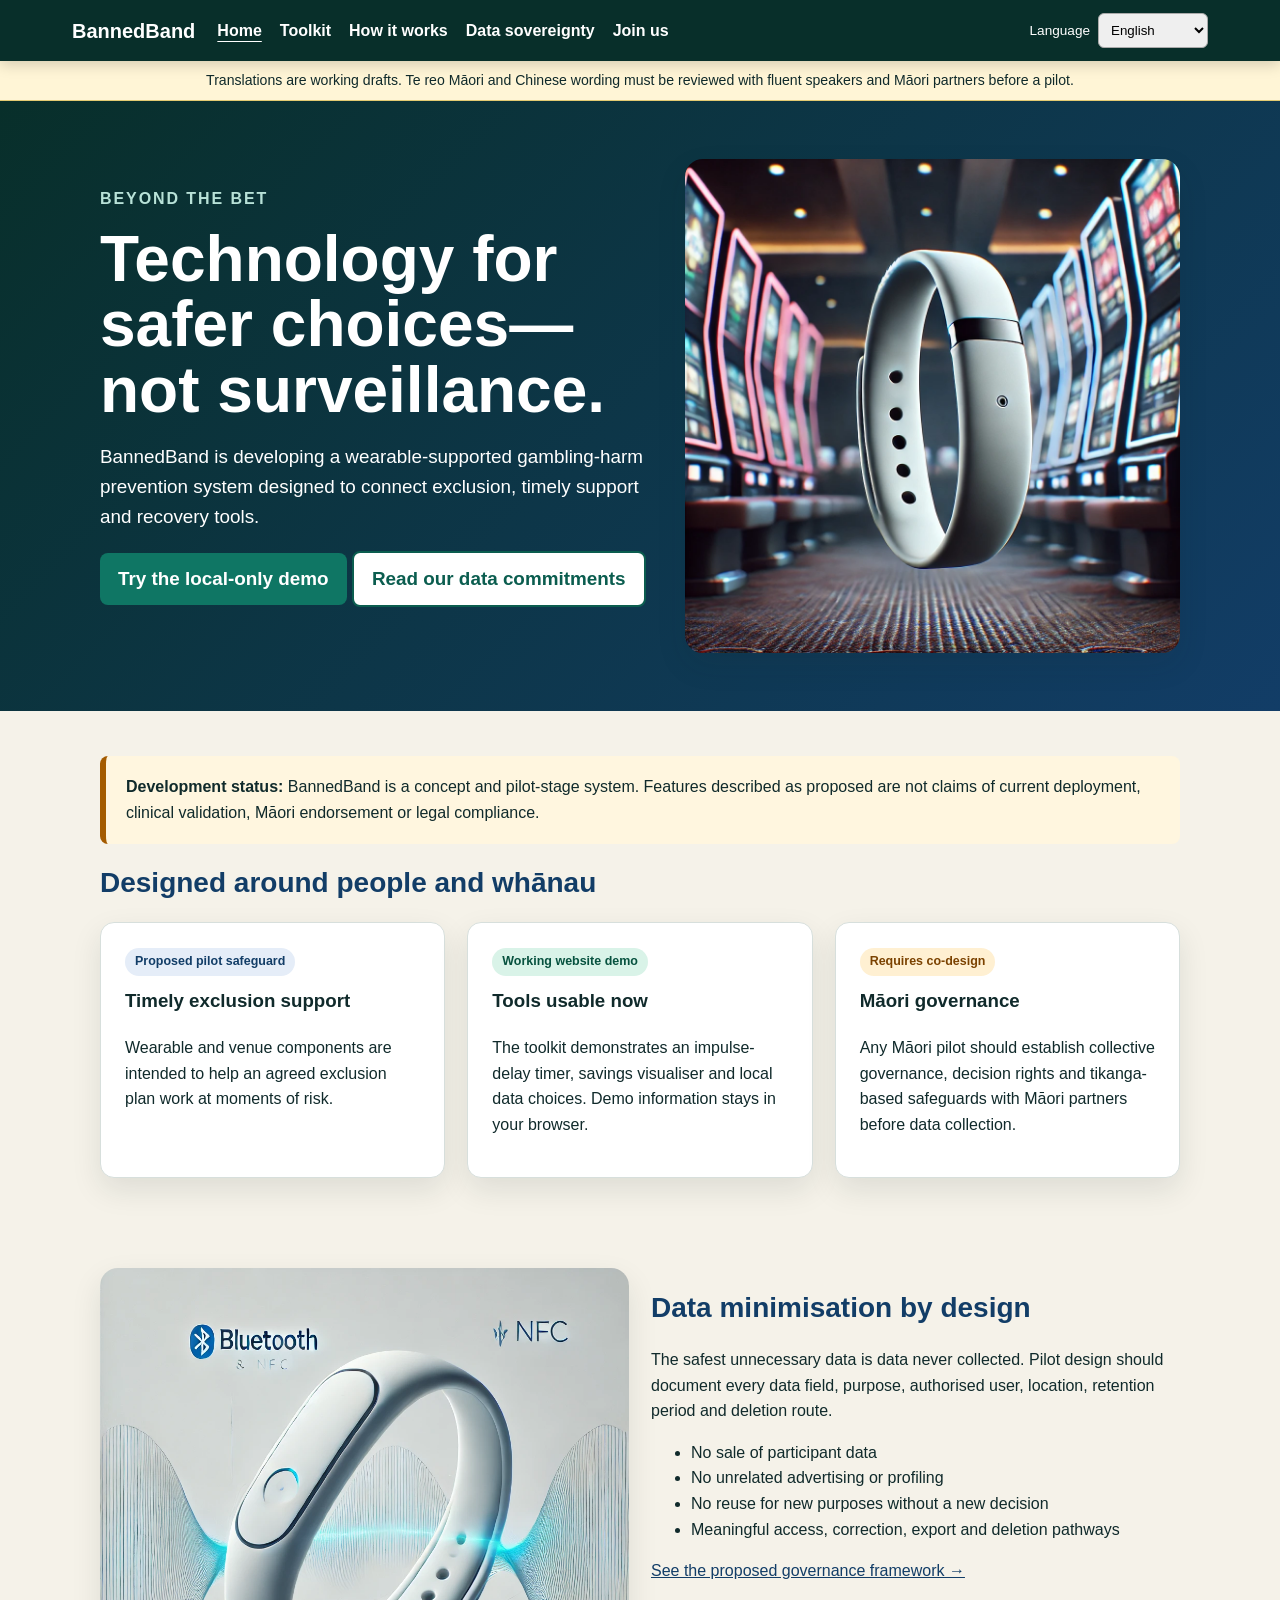
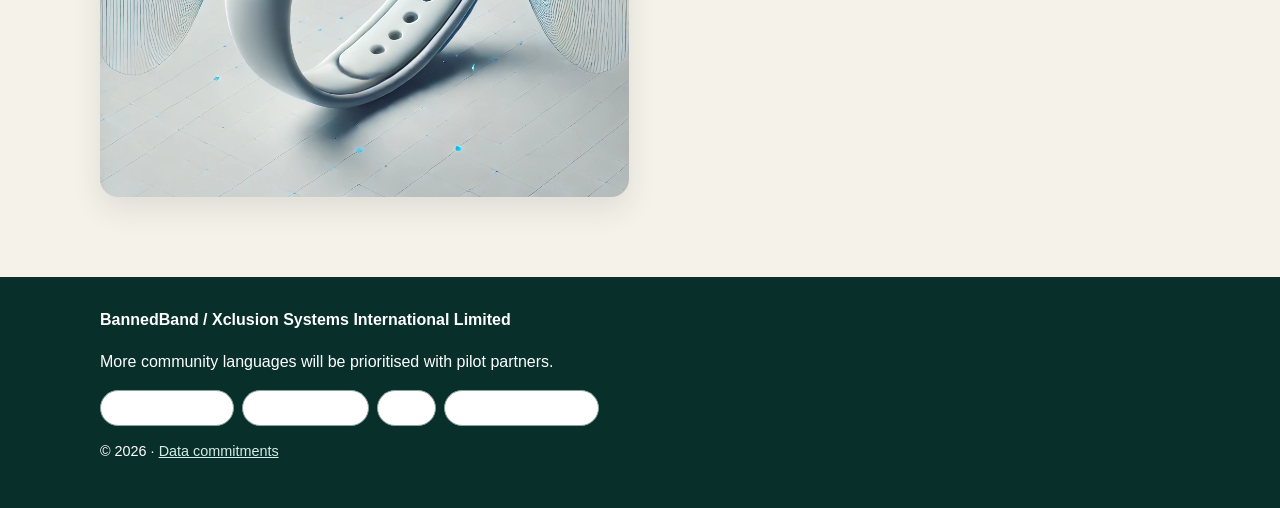
<file: index.html>
<!doctype html><html lang="en"><head><meta charset="utf-8"><meta name="viewport" content="width=device-width,initial-scale=1"><meta name="description" content="BannedBand is developing a wearable-supported gambling-harm prevention system with privacy and Māori data sovereignty built into pilot design."><title>BannedBand — Beyond the Bet</title><link rel="stylesheet" href="style.css"><script src="app.js" defer></script></head><body data-page="home"><main id="main"><section class="hero"><div class="hero-inner hero-grid"><div><div class="eyebrow">Beyond the Bet</div><h1>Technology for safer choices—not surveillance.</h1><p>BannedBand is developing a wearable-supported gambling-harm prevention system designed to connect exclusion, timely support and recovery tools.</p><p><a class="button" href="toolkit.html">Try the local-only demo</a> <a class="button ghost" href="sovereignty.html">Read our data commitments</a></p></div><img src="hero_bannedband.webp" alt="Concept image of the BannedBand wearable in a gaming environment"></div></section><section><div class="container"><div class="callout warning"><strong>Development status:</strong> BannedBand is a concept and pilot-stage system. Features described as proposed are not claims of current deployment, clinical validation, Māori endorsement or legal compliance.</div><h2>Designed around people and whānau</h2><div class="grid grid-3"><article class="card"><span class="status proposed">Proposed pilot safeguard</span><h3>Timely exclusion support</h3><p>Wearable and venue components are intended to help an agreed exclusion plan work at moments of risk.</p></article><article class="card"><span class="status live">Working website demo</span><h3>Tools usable now</h3><p>The toolkit demonstrates an impulse-delay timer, savings visualiser and local data choices. Demo information stays in your browser.</p></article><article class="card"><span class="status codesign">Requires co-design</span><h3>Māori governance</h3><p>Any Māori pilot should establish collective governance, decision rights and tikanga-based safeguards with Māori partners before data collection.</p></article></div></div></section><section><div class="container grid grid-2"><img class="feature-img" src="tech_bluetooth_nfc.webp" alt="Concept illustration of Bluetooth and NFC wearable technology"><div><h2>Data minimisation by design</h2><p>The safest unnecessary data is data never collected. Pilot design should document every data field, purpose, authorised user, location, retention period and deletion route.</p><ul><li>No sale of participant data</li><li>No unrelated advertising or profiling</li><li>No reuse for new purposes without a new decision</li><li>Meaningful access, correction, export and deletion pathways</li></ul><a href="sovereignty.html">See the proposed governance framework →</a></div></div></section></main></body></html>
</file>
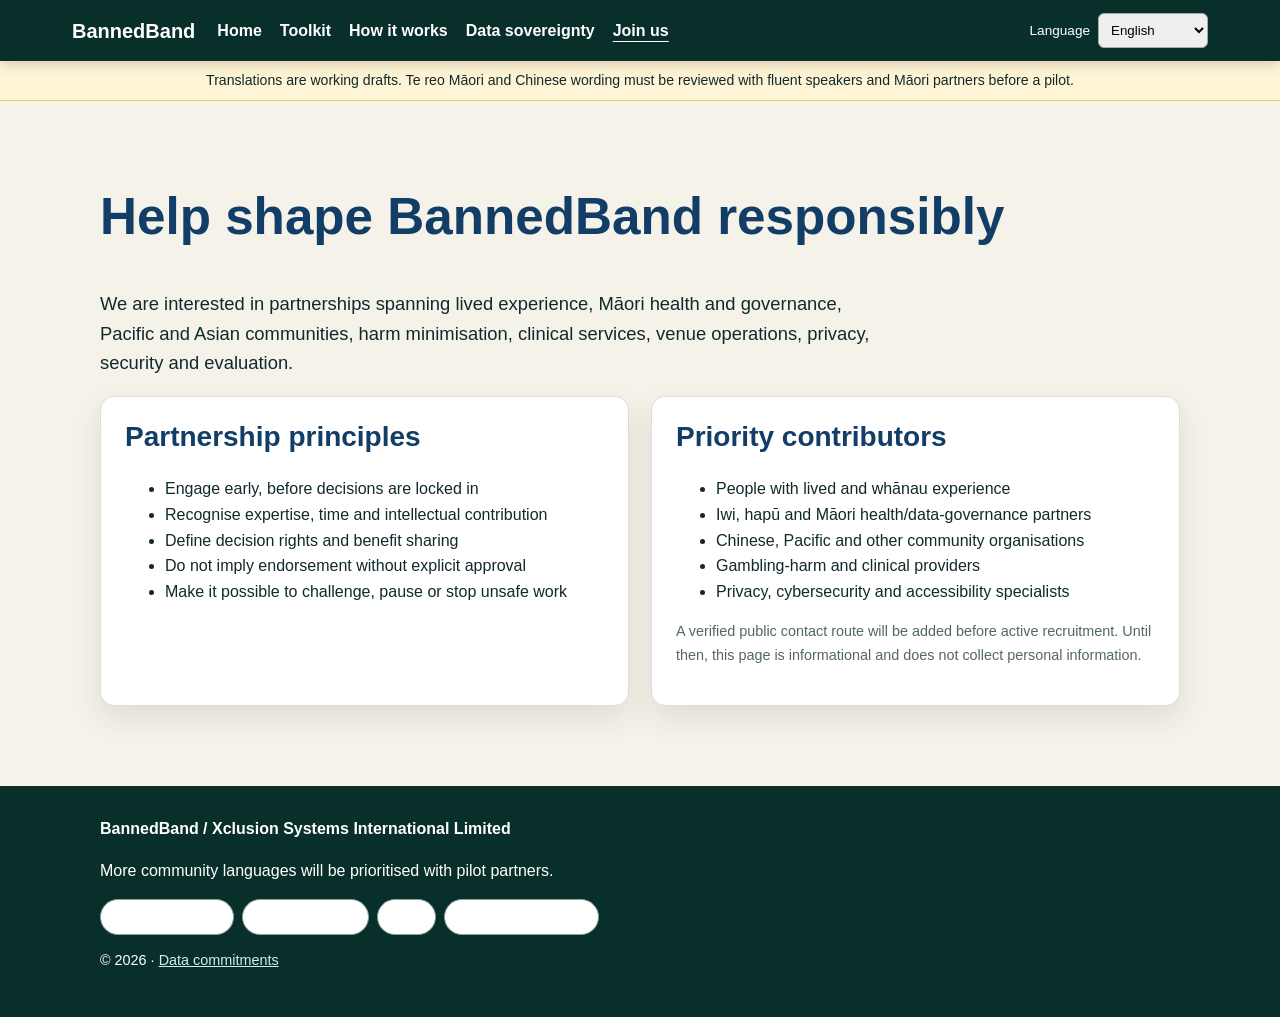
<file: join.html>
<!doctype html><html lang="en"><head><meta charset="utf-8"><meta name="viewport" content="width=device-width,initial-scale=1"><title>Join BannedBand</title><link rel="stylesheet" href="style.css"><script src="app.js" defer></script></head><body data-page="join"><main id="main"><section><div class="container"><h1>Help shape BannedBand responsibly</h1><p class="lead">We are interested in partnerships spanning lived experience, Māori health and governance, Pacific and Asian communities, harm minimisation, clinical services, venue operations, privacy, security and evaluation.</p><div class="grid grid-2"><article class="card"><h2>Partnership principles</h2><ul><li>Engage early, before decisions are locked in</li><li>Recognise expertise, time and intellectual contribution</li><li>Define decision rights and benefit sharing</li><li>Do not imply endorsement without explicit approval</li><li>Make it possible to challenge, pause or stop unsafe work</li></ul></article><article class="card"><h2>Priority contributors</h2><ul><li>People with lived and whānau experience</li><li>Iwi, hapū and Māori health/data-governance partners</li><li>Chinese, Pacific and other community organisations</li><li>Gambling-harm and clinical providers</li><li>Privacy, cybersecurity and accessibility specialists</li></ul><p class="small muted">A verified public contact route will be added before active recruitment. Until then, this page is informational and does not collect personal information.</p></article></div></div></section></main></body></html>
</file>
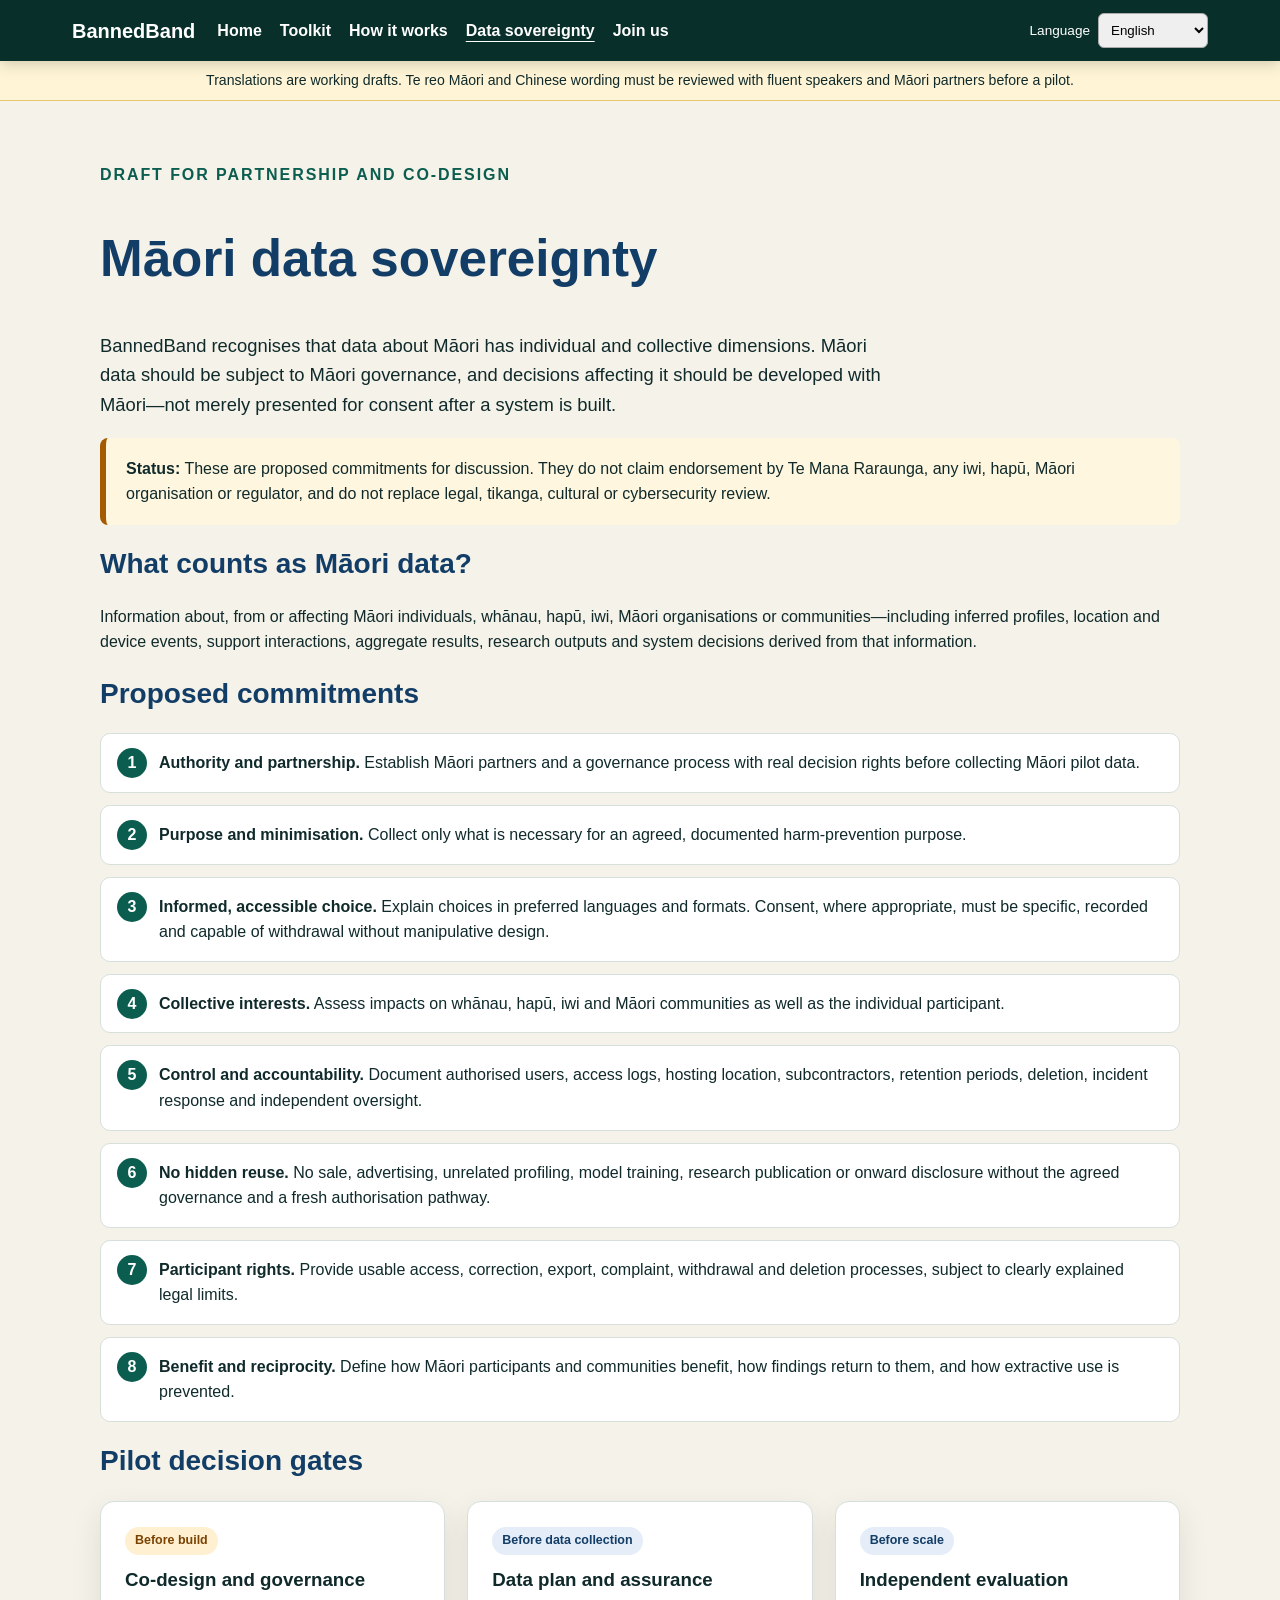
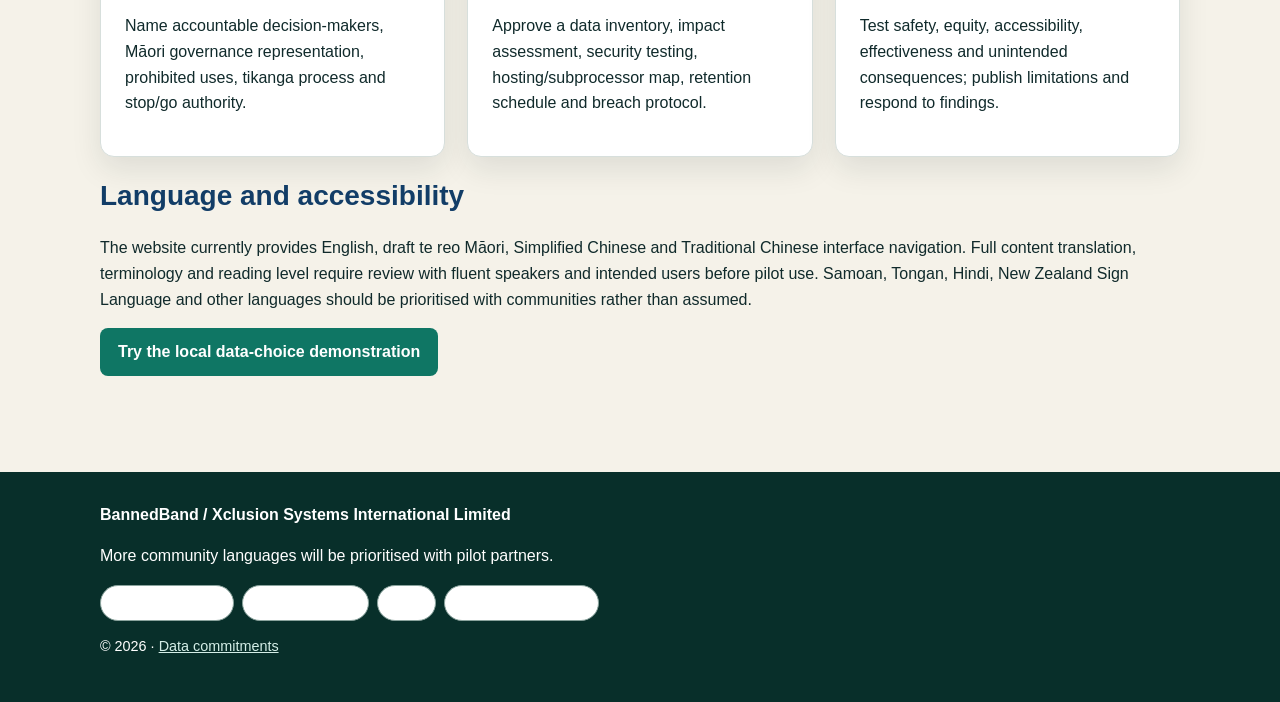
<file: sovereignty.html>
<!doctype html><html lang="en"><head><meta charset="utf-8"><meta name="viewport" content="width=device-width,initial-scale=1"><meta name="description" content="BannedBand's proposed Māori data-sovereignty and privacy commitments for co-design and pilot governance."><title>Māori Data Sovereignty — BannedBand</title><link rel="stylesheet" href="style.css"><script src="app.js" defer></script></head><body data-page="sovereignty"><main id="main"><section><div class="container"><p class="eyebrow" style="color:#0b5d4f">Draft for partnership and co-design</p><h1>Māori data sovereignty</h1><p class="lead">BannedBand recognises that data about Māori has individual and collective dimensions. Māori data should be subject to Māori governance, and decisions affecting it should be developed with Māori—not merely presented for consent after a system is built.</p><div class="callout warning"><strong>Status:</strong> These are proposed commitments for discussion. They do not claim endorsement by Te Mana Raraunga, any iwi, hapū, Māori organisation or regulator, and do not replace legal, tikanga, cultural or cybersecurity review.</div><h2>What counts as Māori data?</h2><p>Information about, from or affecting Māori individuals, whānau, hapū, iwi, Māori organisations or communities—including inferred profiles, location and device events, support interactions, aggregate results, research outputs and system decisions derived from that information.</p><h2>Proposed commitments</h2><ol class="principles"><li><strong>Authority and partnership.</strong> Establish Māori partners and a governance process with real decision rights before collecting Māori pilot data.</li><li><strong>Purpose and minimisation.</strong> Collect only what is necessary for an agreed, documented harm-prevention purpose.</li><li><strong>Informed, accessible choice.</strong> Explain choices in preferred languages and formats. Consent, where appropriate, must be specific, recorded and capable of withdrawal without manipulative design.</li><li><strong>Collective interests.</strong> Assess impacts on whānau, hapū, iwi and Māori communities as well as the individual participant.</li><li><strong>Control and accountability.</strong> Document authorised users, access logs, hosting location, subcontractors, retention periods, deletion, incident response and independent oversight.</li><li><strong>No hidden reuse.</strong> No sale, advertising, unrelated profiling, model training, research publication or onward disclosure without the agreed governance and a fresh authorisation pathway.</li><li><strong>Participant rights.</strong> Provide usable access, correction, export, complaint, withdrawal and deletion processes, subject to clearly explained legal limits.</li><li><strong>Benefit and reciprocity.</strong> Define how Māori participants and communities benefit, how findings return to them, and how extractive use is prevented.</li></ol><h2>Pilot decision gates</h2><div class="grid grid-3"><article class="card"><span class="status codesign">Before build</span><h3>Co-design and governance</h3><p>Name accountable decision-makers, Māori governance representation, prohibited uses, tikanga process and stop/go authority.</p></article><article class="card"><span class="status proposed">Before data collection</span><h3>Data plan and assurance</h3><p>Approve a data inventory, impact assessment, security testing, hosting/subprocessor map, retention schedule and breach protocol.</p></article><article class="card"><span class="status proposed">Before scale</span><h3>Independent evaluation</h3><p>Test safety, equity, accessibility, effectiveness and unintended consequences; publish limitations and respond to findings.</p></article></div><h2>Language and accessibility</h2><p>The website currently provides English, draft te reo Māori, Simplified Chinese and Traditional Chinese interface navigation. Full content translation, terminology and reading level require review with fluent speakers and intended users before pilot use. Samoan, Tongan, Hindi, New Zealand Sign Language and other languages should be prioritised with communities rather than assumed.</p><p><a class="button" href="toolkit.html#data-choices">Try the local data-choice demonstration</a></p></div></section></main></body></html>
</file>
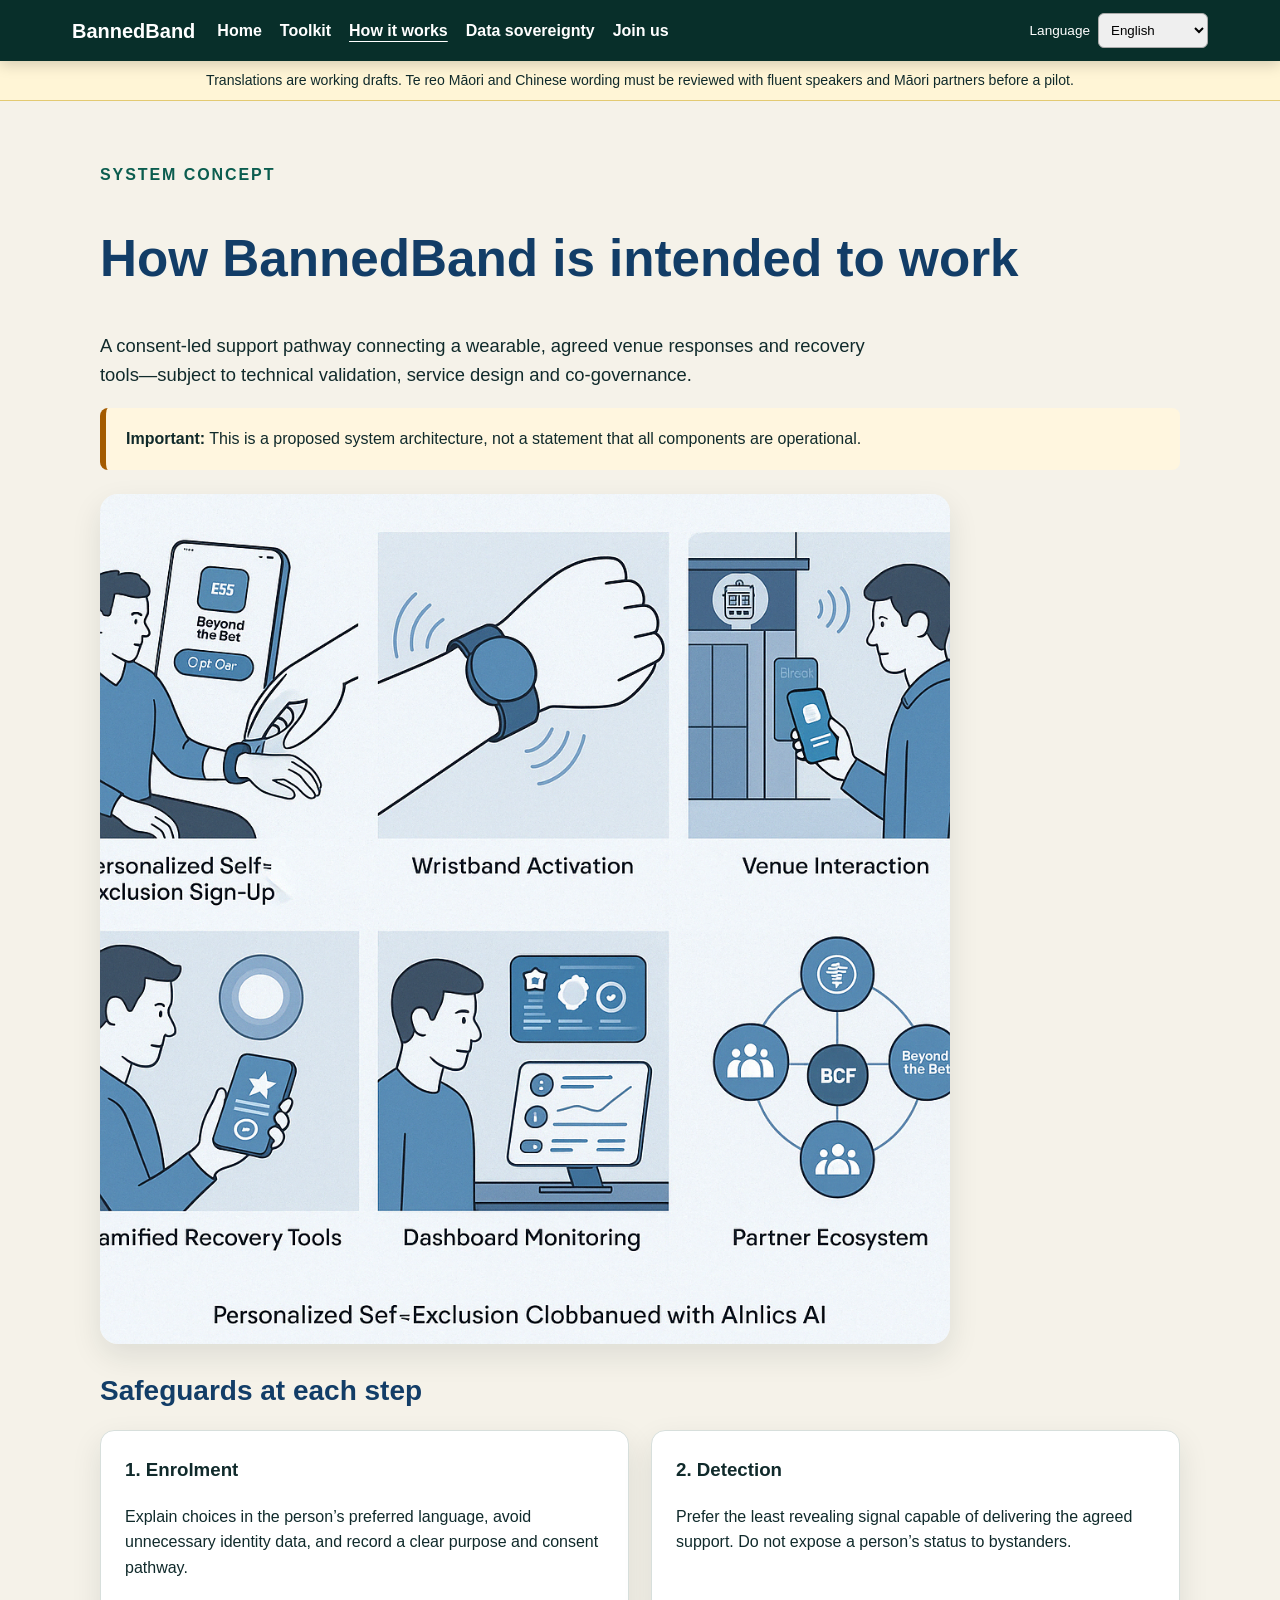
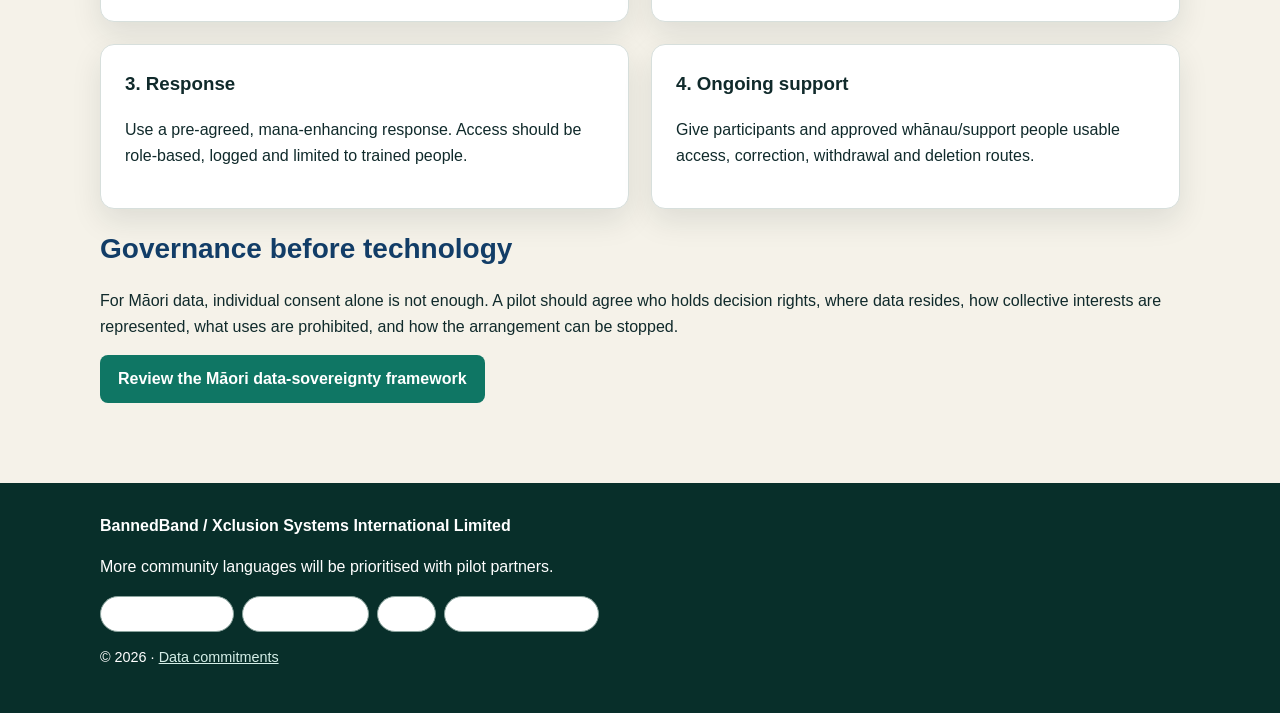
<file: system.html>
<!doctype html><html lang="en"><head><meta charset="utf-8"><meta name="viewport" content="width=device-width,initial-scale=1"><meta name="description" content="How the proposed BannedBand system works, including privacy and governance checkpoints."><title>How BannedBand Works</title><link rel="stylesheet" href="style.css"><script src="app.js" defer></script></head><body data-page="system"><main id="main"><section><div class="container"><p class="eyebrow" style="color:#0b5d4f">System concept</p><h1>How BannedBand is intended to work</h1><p class="lead">A consent-led support pathway connecting a wearable, agreed venue responses and recovery tools—subject to technical validation, service design and co-governance.</p><div class="callout warning"><strong>Important:</strong> This is a proposed system architecture, not a statement that all components are operational.</div><img class="feature-img" src="BannedBand System Explained.png" alt="Diagram explaining the proposed BannedBand system" style="margin-top:24px;max-width:850px"><h2>Safeguards at each step</h2><div class="grid grid-2"><article class="card"><h3>1. Enrolment</h3><p>Explain choices in the person’s preferred language, avoid unnecessary identity data, and record a clear purpose and consent pathway.</p></article><article class="card"><h3>2. Detection</h3><p>Prefer the least revealing signal capable of delivering the agreed support. Do not expose a person’s status to bystanders.</p></article><article class="card"><h3>3. Response</h3><p>Use a pre-agreed, mana-enhancing response. Access should be role-based, logged and limited to trained people.</p></article><article class="card"><h3>4. Ongoing support</h3><p>Give participants and approved whānau/support people usable access, correction, withdrawal and deletion routes.</p></article></div><h2>Governance before technology</h2><p>For Māori data, individual consent alone is not enough. A pilot should agree who holds decision rights, where data resides, how collective interests are represented, what uses are prohibited, and how the arrangement can be stopped.</p><a class="button" href="sovereignty.html">Review the Māori data-sovereignty framework</a></div></section></main></body></html>
</file>
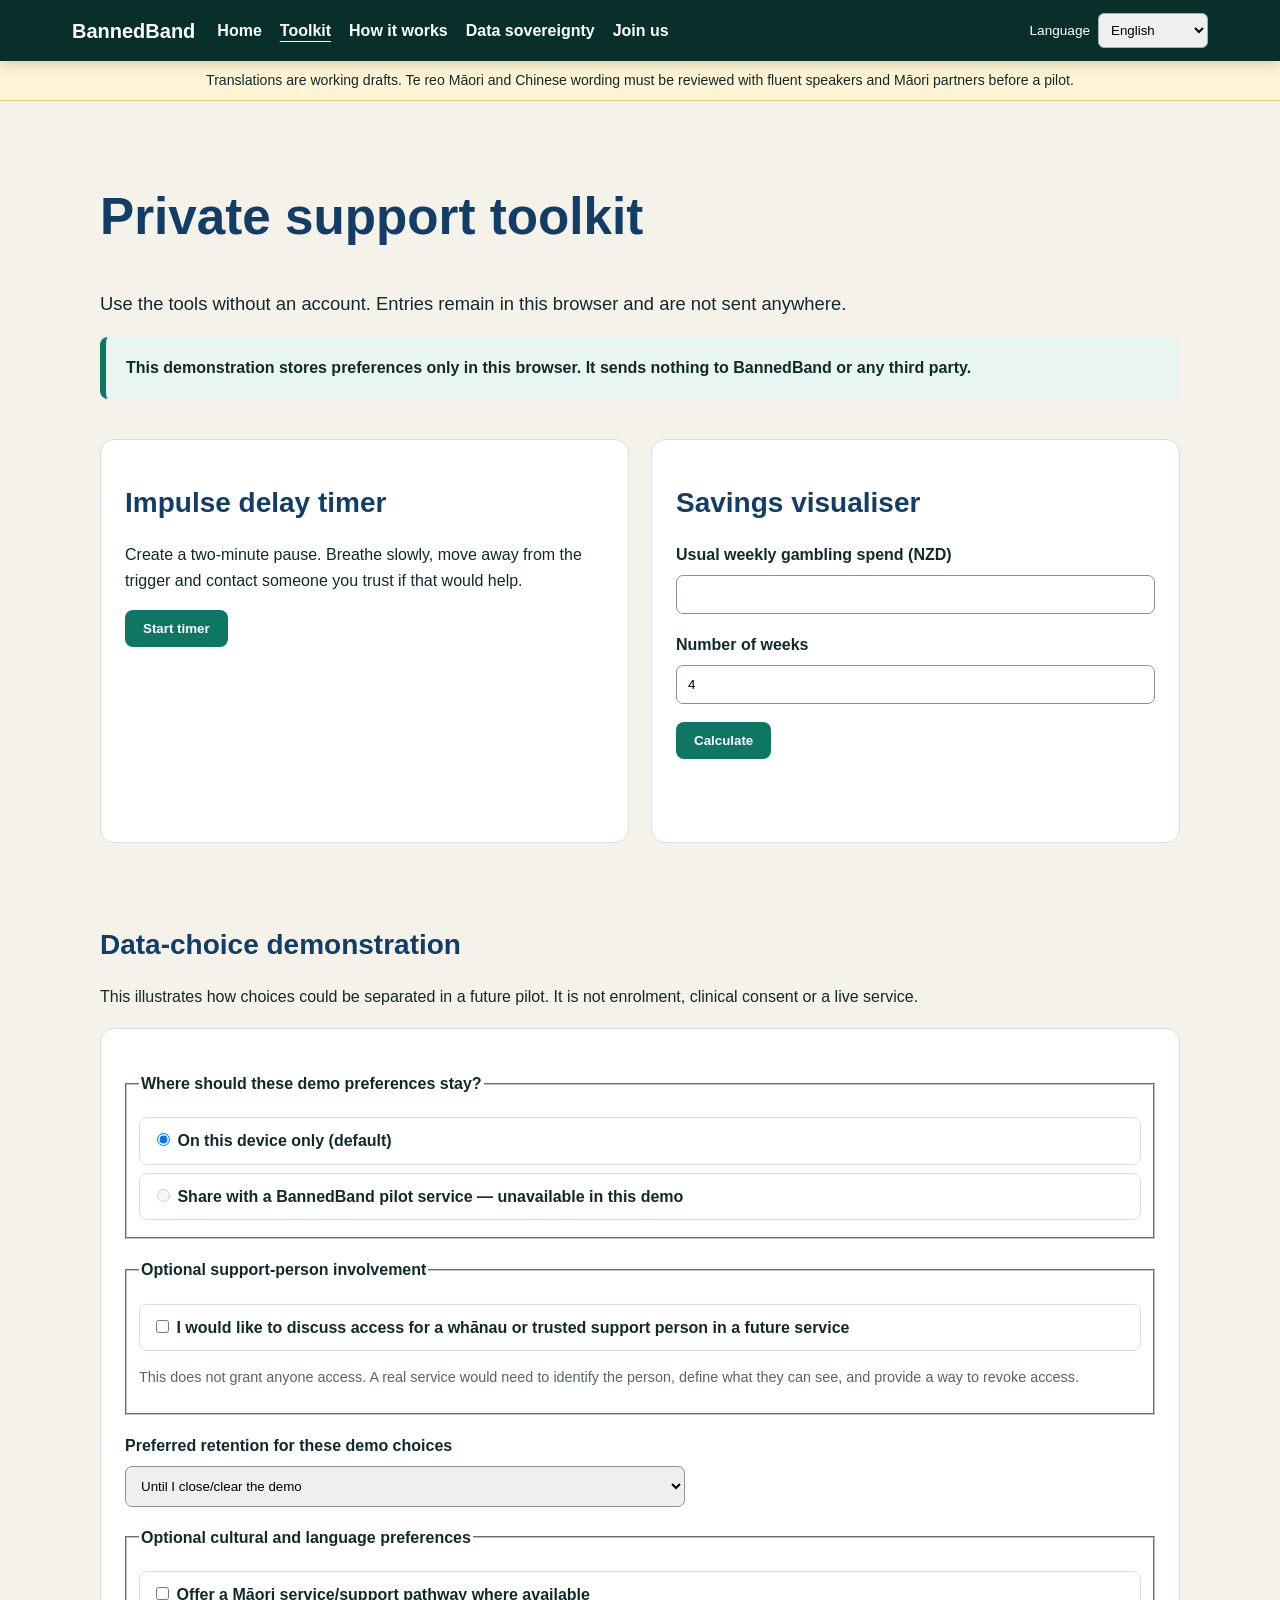
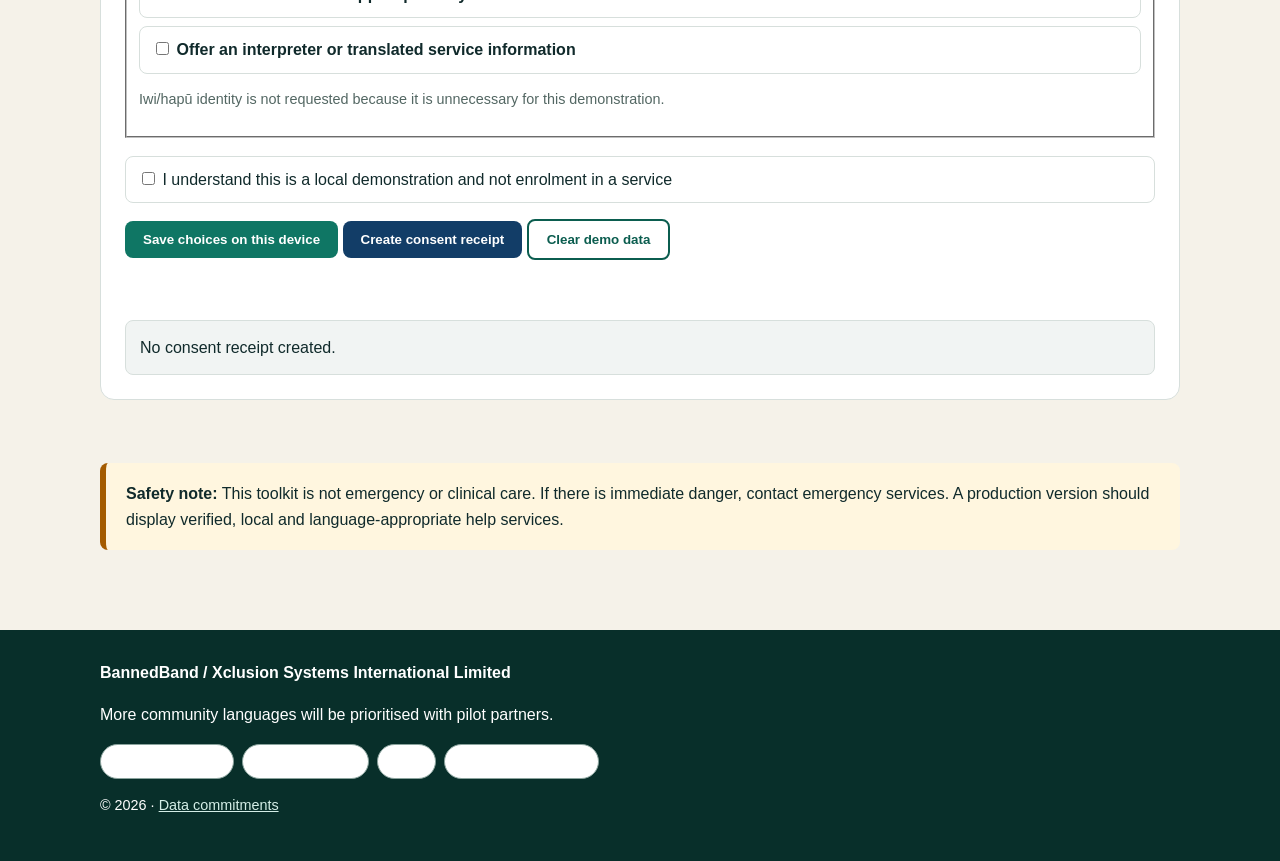
<file: toolkit.html>
<!doctype html><html lang="en"><head><meta charset="utf-8"><meta name="viewport" content="width=device-width,initial-scale=1"><meta name="description" content="Local-only BannedBand support and data-choice demonstrations."><title>Interactive Toolkit — BannedBand</title><link rel="stylesheet" href="style.css"><script src="app.js" defer></script></head><body data-page="tools"><main id="main"><section><div class="container"><h1>Private support toolkit</h1><p class="lead">Use the tools without an account. Entries remain in this browser and are not sent anywhere.</p><div class="callout"><strong data-t="localOnly"></strong></div><div class="grid grid-2" style="margin-top:22px"><article class="demo-panel"><h2>Impulse delay timer</h2><p>Create a two-minute pause. Breathe slowly, move away from the trigger and contact someone you trust if that would help.</p><button class="button" id="timerStart" data-t="start"></button><p id="timerDisplay" class="sr-status" role="timer" aria-live="polite"></p></article><article class="demo-panel"><h2>Savings visualiser</h2><div class="field"><label for="weeklySpend">Usual weekly gambling spend (NZD)</label><input id="weeklySpend" type="number" min="0" step="1" inputmode="decimal"></div><div class="field"><label for="weeks">Number of weeks</label><input id="weeks" type="number" min="1" step="1" value="4"></div><button class="button" id="calculate" data-t="calculate"></button><p id="savingsOutput" class="sr-status" aria-live="polite"></p></article></div><section id="data-choices" style="padding-left:0;padding-right:0"><h2>Data-choice demonstration</h2><p>This illustrates how choices could be separated in a future pilot. It is not enrolment, clinical consent or a live service.</p><form id="choices" class="demo-panel"><fieldset class="field"><legend>Where should these demo preferences stay?</legend><label class="choice"><input type="radio" name="storage" value="device" checked> On this device only (default)</label><label class="choice"><input type="radio" name="storage" value="pilot" disabled> Share with a BannedBand pilot service — unavailable in this demo</label></fieldset><fieldset class="field"><legend>Optional support-person involvement</legend><label class="choice"><input type="checkbox" id="support"> I would like to discuss access for a whānau or trusted support person in a future service</label><p class="small muted">This does not grant anyone access. A real service would need to identify the person, define what they can see, and provide a way to revoke access.</p></fieldset><div class="field"><label for="retention">Preferred retention for these demo choices</label><select id="retention"><option value="session">Until I close/clear the demo</option><option value="30">30 days (illustration only)</option><option value="90">90 days (illustration only)</option></select></div><fieldset class="field"><legend>Optional cultural and language preferences</legend><label class="choice"><input type="checkbox" id="maoriSupport"> Offer a Māori service/support pathway where available</label><label class="choice"><input type="checkbox" id="languageSupport"> Offer an interpreter or translated service information</label><p class="small muted">Iwi/hapū identity is not requested because it is unnecessary for this demonstration.</p></fieldset><label class="choice"><input type="checkbox" id="understand"> I understand this is a local demonstration and not enrolment in a service</label><p><button type="submit" class="button" data-t="save"></button> <button type="button" class="button secondary" id="receiptButton" data-t="receipt"></button> <button type="button" class="button ghost" id="clearButton" data-t="clear"></button></p><p id="choiceStatus" class="sr-status" aria-live="polite"></p><div id="receipt" class="receipt" aria-live="polite">No consent receipt created.</div></form></section><div class="callout warning"><strong>Safety note:</strong> This toolkit is not emergency or clinical care. If there is immediate danger, contact emergency services. A production version should display verified, local and language-appropriate help services.</div></div></section></main><script>
let timerId;
function langText(k){const l=window.BBi18n?.currentLang()||'en';return (window.BBi18n?.T[l]||window.BBi18n?.T.en)[k]}
document.addEventListener('DOMContentLoaded',()=>{const saved=JSON.parse(localStorage.getItem('bb-demo-choices')||'null');if(saved){support.checked=!!saved.support;retention.value=saved.retention||'session';maoriSupport.checked=!!saved.maoriSupport;languageSupport.checked=!!saved.languageSupport;understand.checked=!!saved.understand}
timerStart.addEventListener('click',()=>{clearInterval(timerId);let t=120;const show=()=>timerDisplay.textContent=`${Math.floor(t/60)}:${String(t%60).padStart(2,'0')}`;show();timerId=setInterval(()=>{t--;show();if(t<=0){clearInterval(timerId);timerDisplay.textContent='Pause complete — choose your next safe step.'}},1000)});
calculate.addEventListener('click',()=>{const a=Math.max(0,Number(weeklySpend.value)||0),w=Math.max(1,Number(weeks.value)||1);savingsOutput.textContent=`${w} ${langText('weeks')} NZ$${(a*w).toFixed(2)}.`});
choices.addEventListener('submit',e=>{e.preventDefault();if(!understand.checked){choiceStatus.textContent='Please confirm that you understand this is a demonstration.';understand.focus();return}const d=getChoices();localStorage.setItem('bb-demo-choices',JSON.stringify(d));choiceStatus.textContent=langText('saved')});
receiptButton.addEventListener('click',()=>{const d=getChoices();receipt.textContent=`DEMONSTRATION CHOICE RECEIPT\nCreated: ${new Date().toLocaleString()}\nStorage: this browser/device only\nSupport-person discussion requested: ${d.support?'yes':'no'}\nPreferred retention: ${d.retention}\nMāori support pathway requested: ${d.maoriSupport?'yes':'no'}\nLanguage support requested: ${d.languageSupport?'yes':'no'}\nData transmitted: no\nWithdrawal: use “Clear demo data” below.`});
clearButton.addEventListener('click',()=>{localStorage.removeItem('bb-demo-choices');choices.reset();receipt.textContent='No consent receipt created.';choiceStatus.textContent=langText('cleared')})});
function getChoices(){return{storage:'device',support:support.checked,retention:retention.value,maoriSupport:maoriSupport.checked,languageSupport:languageSupport.checked,understand:understand.checked}}
</script></body></html>
</file>
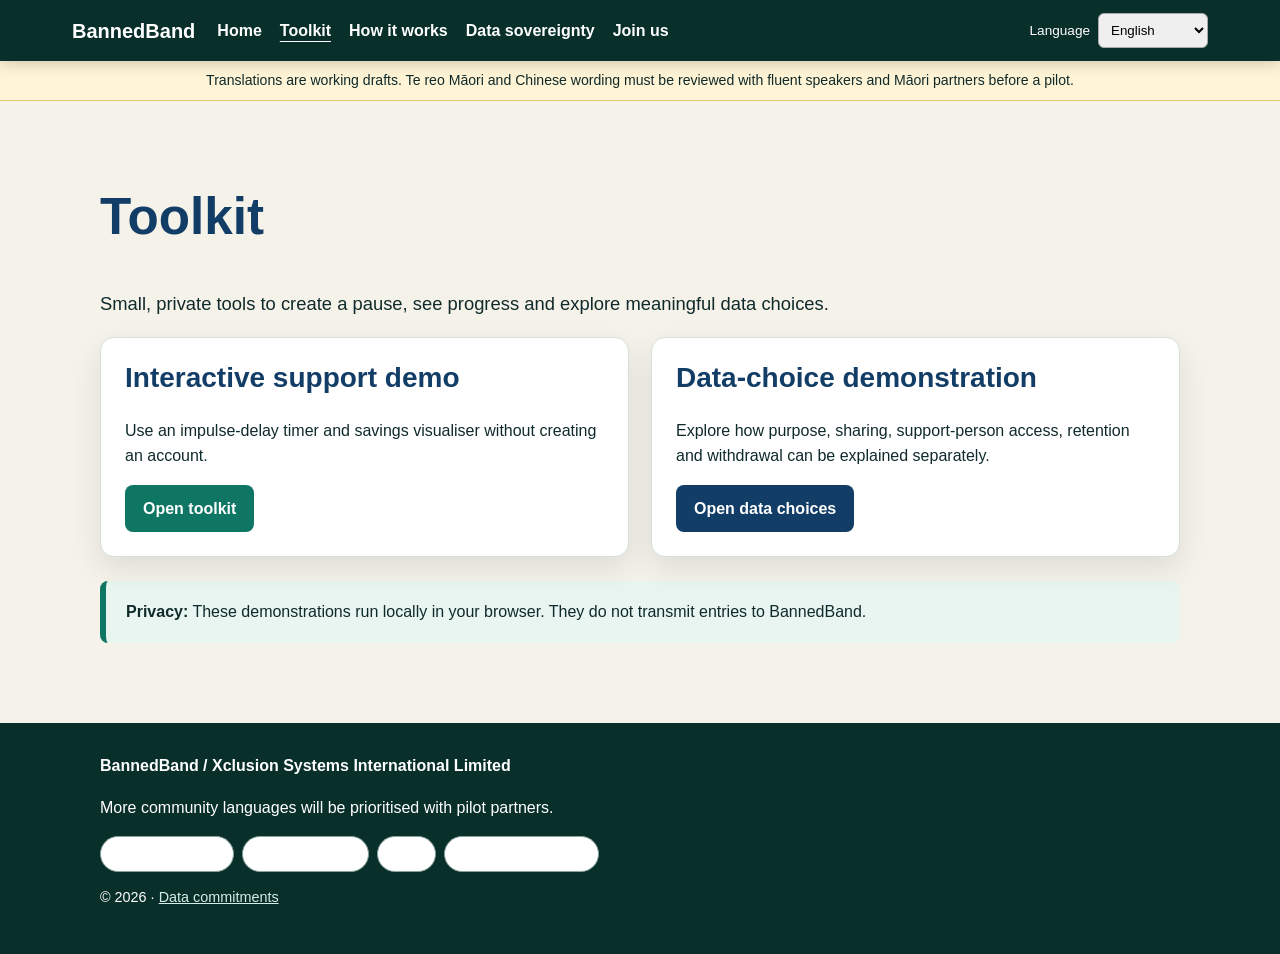
<file: tools.html>
<!doctype html><html lang="en"><head><meta charset="utf-8"><meta name="viewport" content="width=device-width,initial-scale=1"><title>BannedBand Toolkit</title><link rel="stylesheet" href="style.css"><script src="app.js" defer></script></head><body data-page="tools"><main id="main"><section><div class="container"><h1>Toolkit</h1><p class="lead">Small, private tools to create a pause, see progress and explore meaningful data choices.</p><div class="grid grid-2"><article class="card"><h2>Interactive support demo</h2><p>Use an impulse-delay timer and savings visualiser without creating an account.</p><a class="button" href="toolkit.html">Open toolkit</a></article><article class="card"><h2>Data-choice demonstration</h2><p>Explore how purpose, sharing, support-person access, retention and withdrawal can be explained separately.</p><a class="button secondary" href="toolkit.html#data-choices">Open data choices</a></article></div><div class="callout" style="margin-top:24px"><strong>Privacy:</strong> These demonstrations run locally in your browser. They do not transmit entries to BannedBand.</div></div></section></main></body></html>
</file>
<file: style.css>
:root{--ink:#102a2b;--green:#0b5d4f;--green2:#0f7664;--blue:#123d67;--cream:#f5f2e9;--white:#fff;--line:#d7dfdc;--amber:#a45b00;--red:#9b2c2c;--shadow:0 12px 30px rgba(16,42,43,.10)}*{box-sizing:border-box}html{scroll-behavior:smooth}body{margin:0;background:var(--cream);color:var(--ink);font-family:Arial,"Segoe UI",sans-serif;line-height:1.6}a{color:var(--blue)}a:focus,button:focus,select:focus,input:focus{outline:3px solid #f5b942;outline-offset:2px}.site-header{background:#082f2a;color:white;position:sticky;top:0;z-index:10;box-shadow:0 3px 14px rgba(0,0,0,.18)}.header-inner{max-width:1180px;margin:auto;display:flex;align-items:center;gap:22px;padding:13px 22px}.brand{color:white;text-decoration:none;font-weight:800;font-size:1.25rem;white-space:nowrap}.nav{display:flex;gap:18px;flex:1;flex-wrap:wrap}.nav a{color:white;text-decoration:none;font-weight:700}.nav a:hover,.nav a[aria-current=page]{text-decoration:underline;text-underline-offset:5px}.language{display:flex;align-items:center;gap:8px}.language label{font-size:.85rem}.language select{max-width:190px;padding:8px;border-radius:6px;border:1px solid #aaa}.translation-note{background:#fff5d6;border-bottom:1px solid #e3ca72;padding:8px 22px;text-align:center;font-size:.88rem}.skip{position:absolute;left:-9999px}.skip:focus{left:12px;top:12px;background:white;padding:8px;z-index:99}.hero{background:linear-gradient(135deg,#082f2a,#123d67);color:white;padding:58px 22px}.hero-inner,.container{max-width:1080px;margin:auto}.hero-grid{display:grid;grid-template-columns:1.05fr .95fr;gap:38px;align-items:center}.eyebrow{text-transform:uppercase;letter-spacing:.12em;font-weight:800;color:#b8e2d8}.hero h1{font-size:clamp(2.25rem,5vw,4.4rem);line-height:1.02;margin:.25em 0}.hero p{font-size:1.18rem;max-width:680px}.hero img,.feature-img{width:100%;border-radius:18px;box-shadow:var(--shadow)}main section{padding:45px 22px}.container h1,.container h2{color:var(--blue);line-height:1.15}.container h1{font-size:clamp(2rem,4vw,3.2rem)}.container h2{font-size:1.75rem}.lead{font-size:1.15rem;max-width:800px}.grid{display:grid;gap:22px}.grid-2{grid-template-columns:repeat(2,minmax(0,1fr))}.grid-3{grid-template-columns:repeat(3,minmax(0,1fr))}.card{background:white;border:1px solid var(--line);border-radius:14px;padding:24px;box-shadow:var(--shadow)}.card h2,.card h3{margin-top:0}.status{display:inline-block;border-radius:999px;padding:4px 10px;font-weight:800;font-size:.78rem;margin-bottom:10px}.status.live{background:#d9f3e8;color:#07523f}.status.proposed{background:#e5edf8;color:#123d67}.status.codesign{background:#fff0d2;color:#7b4200}.button{display:inline-block;background:var(--green2);color:white;text-decoration:none;border:0;border-radius:8px;padding:11px 18px;font-weight:800;cursor:pointer}.button:hover{background:var(--green)}.button.secondary{background:var(--blue)}.button.ghost{background:white;color:var(--green);border:2px solid var(--green)}.callout{border-left:6px solid var(--green2);background:#e8f5f1;padding:18px 20px;border-radius:8px}.warning{border-left-color:var(--amber);background:#fff6df}.principles{counter-reset:p;list-style:none;padding:0}.principles li{counter-increment:p;background:white;border:1px solid var(--line);border-radius:10px;margin:12px 0;padding:16px 18px 16px 58px;position:relative}.principles li:before{content:counter(p);position:absolute;left:16px;top:14px;background:var(--green);color:white;border-radius:50%;width:30px;height:30px;text-align:center;line-height:30px;font-weight:bold}.demo-panel{background:white;border:1px solid var(--line);border-radius:14px;padding:24px;margin:18px 0}.field{margin:18px 0}.field label,.field legend{font-weight:800;display:block;margin-bottom:7px}.field input[type=number],.field input[type=text],.field select{width:100%;max-width:560px;padding:11px;border:1px solid #869793;border-radius:7px}.choice{display:block;padding:10px 12px;margin:8px 0;border:1px solid var(--line);border-radius:8px}.receipt{white-space:pre-wrap;background:#f1f4f3;border:1px solid var(--line);padding:14px;border-radius:8px;min-height:52px}.small{font-size:.9rem}.muted{color:#536763}.footer{background:#082f2a;color:white;padding:30px 22px;margin-top:35px}.footer-inner{max-width:1080px;margin:auto}.footer a{color:#d4eee7}.lang-roadmap{display:flex;gap:8px;flex-wrap:wrap}.pill{border:1px solid #8aa39d;border-radius:999px;padding:4px 10px;background:white}.sr-status{min-height:1.7em;font-weight:800;color:var(--green)}@media(max-width:850px){.header-inner{align-items:flex-start;flex-wrap:wrap}.nav{order:3;width:100%}.language{margin-left:auto}.hero-grid,.grid-2,.grid-3{grid-template-columns:1fr}.hero{padding-top:38px}}@media(max-width:520px){.nav{gap:12px;font-size:.92rem}.language{width:100%;margin:0}.language select{flex:1}.hero h1{font-size:2.3rem}}@media print{.site-header,.translation-note,.footer,.button{display:none}body{background:white}.card,.demo-panel{box-shadow:none;break-inside:avoid}}
</file>
